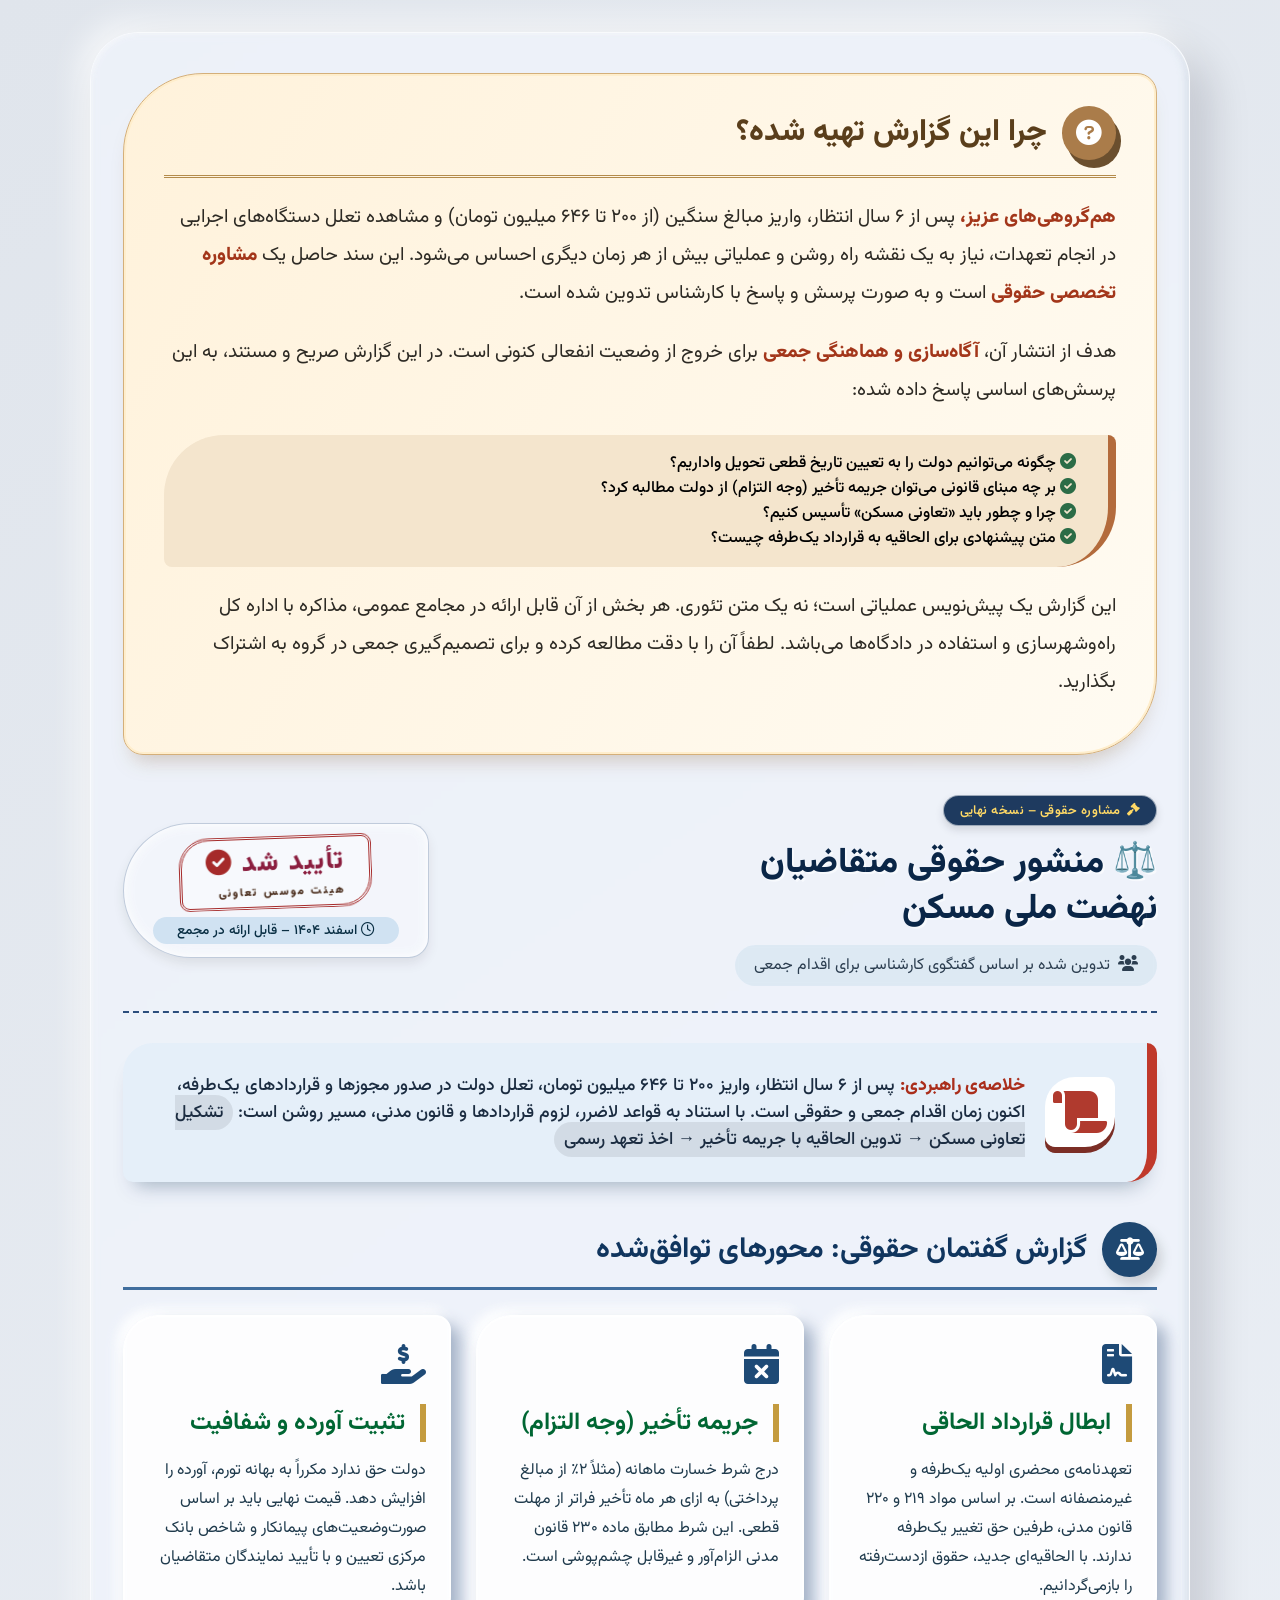
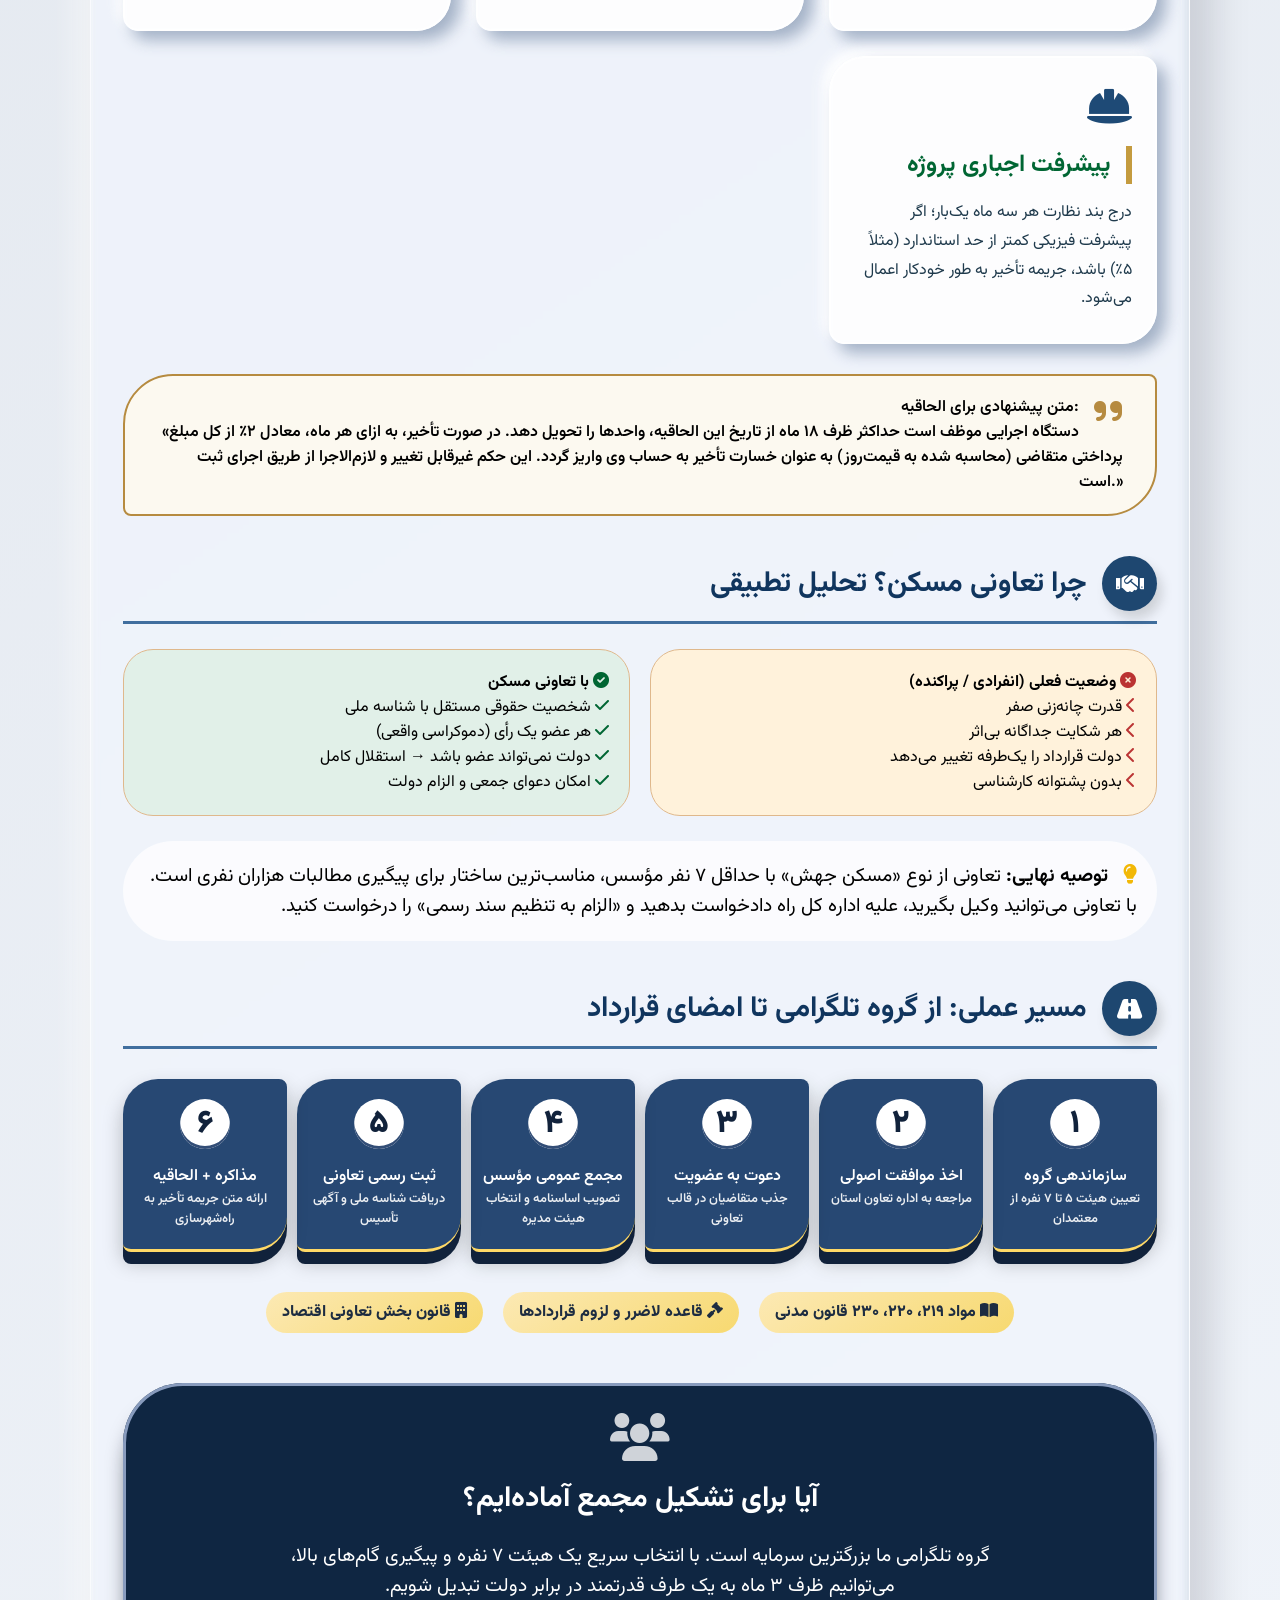
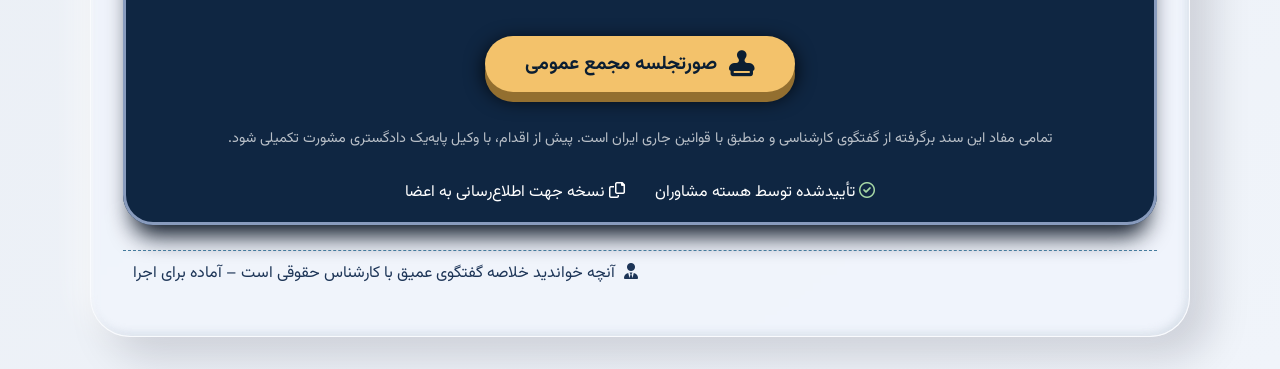
<file: Index.html>
<meta name='viewport' content='width=device-width, initial-scale=1'/><!DOCTYPE html>
<html lang="fa">
<head>
    <meta charset="UTF-8">
    <meta name="viewport" content="width=device-width, initial-scale=1.0">
    <title>گزارش حقوقی: راهنمای اقدام جمعی برای متقاضیان نهضت ملی مسکن</title>
    <!-- فونت‌های فارسی و آیکون‌ها -->
    <link rel="preconnect" href="https://fonts.googleapis.com">
    <link rel="preconnect" href="https://fonts.gstatic.com" crossorigin>
    <link href="https://fonts.googleapis.com/css2?family=Vazirmatn:wght@300;400;500;600;700;800&display=swap" rel="stylesheet">
    <link rel="stylesheet" href="https://cdnjs.cloudflare.com/ajax/libs/font-awesome/6.0.0-beta3/css/all.min.css">
    <style>
        * {
            margin: 0;
            padding: 0;
            box-sizing: border-box;
        }

        body {
            background: linear-gradient(145deg, #e0e5ec 0%, #f0f4fa 100%);
            font-family: 'Vazirmatn', sans-serif;
            padding: 2rem 1rem;
            display: flex;
            justify-content: center;
            align-items: center;
            min-height: 100vh;
            direction: rtl;
        }

        .document-card {
            max-width: 1100px;
            width: 100%;
            background: #f0f5fd;
            background: rgba(240, 245, 253, 0.75);
            backdrop-filter: blur(4px);
            border-radius: 48px 48px 40px 40px;
            box-shadow: 20px 20px 40px rgba(0, 10, 30, 0.15), -10px -10px 30px rgba(255, 255, 255, 0.7), inset 2px 2px 5px #ffffff80, inset -3px -3px 8px #a0b0c050;
            padding: 2.5rem 2rem;
            border: 1px solid rgba(255,255,255,0.6);
            transition: all 0.3s ease;
        }

        /* پیش‌گفتار / توضیح توجیهی */
        .preamble {
            background: #faf3e0;
            background: linear-gradient(120deg, #fff2db, #fffbf2);
            border: 1px solid #d4af7a;
            border-radius: 80px 20px 80px 20px;
            padding: 2rem 2.5rem;
            margin-bottom: 40px;
            box-shadow: 0 15px 20px -10px #9c7e5e60, inset 0 0 0 2px #ffeecc;
        }

        .preamble-title {
            display: flex;
            align-items: center;
            gap: 15px;
            font-size: 1.9rem;
            font-weight: 800;
            color: #5a3e1b;
            border-bottom: 3px double #b48b4b;
            padding-bottom: 15px;
            margin-bottom: 20px;
        }

        .preamble-title i {
            background: #aa7c4a;
            color: white;
            padding: 14px;
            border-radius: 50%;
            font-size: 1.6rem;
            box-shadow: 5px 8px 0 #6b4f2e;
        }

        .preamble p {
            font-size: 1.2rem;
            line-height: 2;
            color: #2d2a24;
            font-weight: 400;
            margin-bottom: 20px;
        }

        .preamble strong {
            color: #a3361a;
            font-weight: 800;
        }

        .preamble .highlight-box {
            background: #f4e5cd;
            border-radius: 60px 8px 60px 8px;
            padding: 1rem 2rem;
            margin: 25px 0 10px;
            border-right: 8px solid #b36b3c;
            font-weight: 500;
        }

        .header-section {
            display: flex;
            justify-content: space-between;
            align-items: center;
            flex-wrap: wrap;
            gap: 20px;
            margin-bottom: 30px;
            border-bottom: 2px dashed #2b4e7d;
            padding-bottom: 25px;
        }

        .title-area {
            display: flex;
            flex-direction: column;
        }

        .badge {
            background: #1e3a5f;
            color: #ffd966;
            padding: 0.3rem 1rem;
            border-radius: 40px;
            font-size: 0.8rem;
            font-weight: 600;
            letter-spacing: 0.5px;
            width: fit-content;
            margin-bottom: 15px;
            border: 1px solid #ffffff90;
            box-shadow: 0 4px 8px #00000020;
        }

        .main-title {
            font-size: 2.2rem;
            font-weight: 800;
            color: #0a2647;
            line-height: 1.3;
            text-shadow: 2px 2px 0 #ffffff90;
        }

        .sub-title {
            font-size: 1rem;
            font-weight: 400;
            color: #2c3e50;
            background: #d9e6f2cc;
            padding: 0.5rem 1.2rem;
            border-radius: 50px;
            margin-top: 12px;
            display: inline-block;
            backdrop-filter: blur(2px);
        }

        .stamp-area {
            display: flex;
            flex-direction: column;
            align-items: center;
            background: #ffffff50;
            padding: 0.8rem 1.8rem;
            border-radius: 100px 30px 30px 100px;
            border: 1px solid #2b4e7d40;
            box-shadow: inset 0 0 10px #ffffff, 0 6px 12px #00000015;
        }

        .stamp {
            font-size: 1.6rem;
            font-weight: 900;
            color: #8b1e3f;
            font-family: 'Vazirmatn', sans-serif;
            letter-spacing: 2px;
            border: 3px double #a52a2a;
            padding: 0.3rem 1.5rem;
            border-radius: 30px 10px 30px 10px;
            transform: rotate(-2deg);
            background: #ffffff30;
            backdrop-filter: blur(2px);
            margin-bottom: 8px;
        }

        .stamp small {
            font-size: 0.7rem;
            display: block;
            color: #4b2e1e;
        }

        .watermark {
            font-size: 0.85rem;
            color: #0a2f44;
            background: #d0e2f2;
            padding: 0.2rem 1.5rem;
            border-radius: 20px;
            font-weight: 500;
        }

        .executive-summary {
            background: #e5eff9;
            border-right: 10px solid #c0392b;
            padding: 1.8rem 2rem;
            border-radius: 30px 10px 30px 10px;
            margin-bottom: 35px;
            box-shadow: 0 15px 20px -12px #1e3f5f60;
            display: flex;
            align-items: center;
            gap: 20px;
            flex-wrap: wrap;
        }

        .exe-icon {
            font-size: 3rem;
            color: #b03a2e;
            background: white;
            width: 70px;
            height: 70px;
            display: flex;
            align-items: center;
            justify-content: center;
            border-radius: 30px 10px 30px 10px;
            box-shadow: 0 6px 0 #7b2e26;
        }

        .exe-text {
            flex: 1;
            font-size: 1.1rem;
            font-weight: 500;
            color: #1b2c41;
        }

        .exe-text strong {
            color: #aa2e1c;
            font-weight: 800;
        }

        .section-title {
            display: flex;
            align-items: center;
            gap: 15px;
            font-size: 1.8rem;
            font-weight: 700;
            color: #10355e;
            border-bottom: 3px solid #406e9e;
            padding-bottom: 10px;
            margin: 40px 0 25px 0;
        }

        .section-title i {
            background: #1e4770;
            color: white;
            padding: 12px;
            border-radius: 50%;
            font-size: 1.4rem;
            width: 55px;
            height: 55px;
            display: flex;
            align-items: center;
            justify-content: center;
            box-shadow: 5px 8px 12px #00000025;
        }

        .card-grid {
            display: grid;
            grid-template-columns: repeat(auto-fit, minmax(280px, 1fr));
            gap: 25px;
            margin: 25px 0;
        }

        .legal-card {
            background: #ffffffd9;
            backdrop-filter: blur(2px);
            padding: 1.8rem 1.5rem;
            border-radius: 35px 15px 35px 15px;
            box-shadow: 9px 9px 16px #a3b1c6, -6px -6px 12px #ffffff, inset 0 0 0 1px #ffffff;
            transition: 0.2s ease-in-out;
            border: 1px solid white;
        }

        .legal-card:hover {
            transform: translateY(-5px);
            box-shadow: 14px 14px 20px #8f9eb3, -8px -8px 18px #ffffff;
        }

        .card-icon {
            font-size: 2.5rem;
            color: #1e4a76;
            margin-bottom: 20px;
        }

        .legal-card h3 {
            font-size: 1.5rem;
            font-weight: 700;
            color: #063;
            margin-bottom: 15px;
            border-right: 6px solid #c49b3f;
            padding-right: 15px;
        }

        .legal-card p, .legal-card ul {
            color: #1f3a4c;
            font-weight: 400;
            line-height: 1.8;
        }

        .legal-card ul {
            padding-right: 20px;
            list-style-type: none;
        }

        .legal-card li {
            margin-bottom: 12px;
            display: flex;
            align-items: center;
            gap: 8px;
        }

        .legal-card li i {
            color: #d97706;
            width: 24px;
            font-size: 1.1rem;
        }

        .clause-box {
            background: #fcf9f0;
            border: 2px solid #b68b40;
            padding: 1.2rem 2rem;
            border-radius: 50px 8px 50px 8px;
            font-family: 'Vazirmatn', monospace;
            direction: ltr;
            text-align: right;
            margin: 30px 0;
            font-weight: 500;
        }

        .gold-highlight {
            background: linear-gradient(145deg, #fce9b4, #f7d970);
            padding: 0.5rem 1rem;
            border-radius: 30px;
            font-weight: 800;
            color: #1d2c41;
        }

        .roadmap-steps {
            display: flex;
            flex-wrap: wrap;
            gap: 10px;
            justify-content: space-between;
            margin-top: 30px;
        }

        .step {
            background: #274873;
            color: white;
            flex: 1 1 160px;
            padding: 20px 10px;
            border-radius: 35px 8px 35px 8px;
            text-align: center;
            font-weight: 600;
            box-shadow: 0 12px 0 #11223b, 0 10px 20px #00000040;
            border-bottom: 3px solid #ffd966;
        }

        .step span {
            font-size: 2rem;
            display: block;
            font-weight: 900;
            background: white;
            color: #11223b;
            width: 50px;
            height: 50px;
            margin: 0 auto 15px;
            display: flex;
            align-items: center;
            justify-content: center;
            border-radius: 30px;
            box-shadow: inset 0 -3px 0 #334e77;
        }

        .step small {
            font-size: 0.8rem;
            opacity: 0.9;
        }

        .comparison-table {
            display: grid;
            grid-template-columns: 1fr 1fr;
            gap: 20px;
            margin: 25px 0;
        }

        .comparison-item {
            background: #fff2db;
            border-radius: 30px;
            padding: 20px;
            border: 1px solid #dfb88c;
        }

        .badge-success {
            background: #008b4f;
            color: white;
            padding: 5px 15px;
            border-radius: 30px;
            font-weight: 700;
        }

        .footer-note {
            margin-top: 50px;
            background: #0f2642;
            color: white;
            padding: 30px 30px 20px;
            border-radius: 60px 60px 30px 30px;
            text-align: center;
            box-shadow: inset 0 0 0 3px #889bbd, 0 20px 25px -10px #010b1a;
        }

        .btn {
            background: #f3c26b;
            color: #0b1e32;
            border: none;
            font-size: 1.2rem;
            padding: 0.8rem 2.5rem;
            border-radius: 50px;
            font-weight: 700;
            margin: 15px 0 10px;
            display: inline-flex;
            align-items: center;
            gap: 12px;
            cursor: default;
            box-shadow: 0 10px 0 #936f30, 0 6px 20px black;
        }

        .btn i {
            font-size: 1.6rem;
        }

        @media (max-width: 680px) {
            .main-title { font-size: 1.6rem; }
            .document-card { padding: 1.5rem 1rem; }
            .stamp-area { margin-right: auto; }
            .preamble { padding: 1.5rem; }
        }
    </style>
</head>
<body>
    <div class="document-card">
        <!-- پیش‌گفتار / توضیح توجیهی برای اعضای گروه (新增) -->
        <div class="preamble">
            <div class="preamble-title">
                <i class="fas fa-question-circle"></i>
                <span>چرا این گزارش تهیه شده؟</span>
            </div>
            <p>
                <strong>هم‌گروهی‌های عزیز،</strong> پس از ۶ سال انتظار، واریز مبالغ سنگین (از ۲۰۰ تا ۶۴۶ میلیون تومان) و مشاهده تعلل دستگاه‌های اجرایی در انجام تعهدات، نیاز به یک نقشه راه روشن و عملیاتی بیش از هر زمان دیگری احساس می‌شود. 
                این سند حاصل یک <strong>مشاوره تخصصی حقوقی</strong> است و به صورت پرسش و پاسخ با کارشناس تدوین شده است. 
            </p>
            <p>
                هدف از انتشار آن، <strong>آگاه‌سازی و هماهنگی جمعی</strong> برای خروج از وضعیت انفعالی کنونی است. در این گزارش صریح و مستند، به این پرسش‌های اساسی پاسخ داده شده:
            </p>
            <div class="highlight-box">
                <i class="fas fa-check-circle" style="color: #2b6c46;"></i> چگونه می‌توانیم دولت را به تعیین تاریخ قطعی تحویل واداریم؟<br>
                <i class="fas fa-check-circle" style="color: #2b6c46;"></i> بر چه مبنای قانونی می‌توان جریمه تأخیر (وجه التزام) از دولت مطالبه کرد؟<br>
                <i class="fas fa-check-circle" style="color: #2b6c46;"></i> چرا و چطور باید «تعاونی مسکن» تأسیس کنیم؟<br>
                <i class="fas fa-check-circle" style="color: #2b6c46;"></i> متن پیشنهادی برای الحاقیه به قرارداد یک‌طرفه چیست؟
            </div>
            <p style="margin-top: 20px;">
                این گزارش یک پیش‌نویس عملیاتی است؛ نه یک متن تئوری. هر بخش از آن قابل ارائه در مجامع عمومی، مذاکره با اداره کل راه‌و‌شهرسازی و استفاده در دادگاه‌ها می‌باشد. لطفاً آن را با دقت مطالعه کرده و برای تصمیم‌گیری جمعی در گروه به اشتراک بگذارید.
            </p>
        </div>

        <!-- سربرگ با مهر و امکانات حرفه‌ای -->
        <div class="header-section">
            <div class="title-area">
                <span class="badge"><i class="fas fa-gavel" style="margin-left: 6px;"></i>مشاوره حقوقی – نسخه نهایی</span>
                <h1 class="main-title">⚖️ منشور حقوقی متقاضیان<br>نهضت ملی مسکن</h1>
                <div class="sub-title"><i class="fas fa-users" style="margin-left: 8px;"></i>تدوین شده بر اساس گفتگوی کارشناسی برای اقدام جمعی</div>
            </div>
            <div class="stamp-area">
                <div class="stamp">
                    تأیید شد <i class="fas fa-check-circle" style="color: #a52a2a;"></i>
                    <small>هیئت موسس تعاونی</small>
                </div>
                <span class="watermark"><i class="far fa-clock"></i> اسفند ۱۴۰۴ – قابل ارائه در مجمع</span>
            </div>
        </div>

        <!-- بخش چکیده / Executive summary مشابه سند رسمی -->
        <div class="executive-summary">
            <div class="exe-icon">
                <i class="fas fa-scroll"></i>
            </div>
            <div class="exe-text">
                <strong>خلاصه‌ی راهبردی:</strong> پس از ۶ سال انتظار، واریز ۲۰۰ تا ۶۴۶ میلیون تومان، تعلل دولت در صدور مجوزها و قراردادهای یک‌طرفه، اکنون زمان اقدام جمعی و حقوقی است. با استناد به قواعد لاضرر، لزوم قراردادها و قانون مدنی، مسیر روشن است: <span style="background: #00000015; padding: 4px 10px; border-radius: 30px;">تشکیل تعاونی مسکن → تدوین الحاقیه با جریمه تأخیر → اخذ تعهد رسمی</span>
            </div>
        </div>

        <!-- محورهای اصلی گفتگو -->
        <div class="section-title">
            <i class="fas fa-balance-scale"></i>
            <span>گزارش گفتمان حقوقی: محورهای توافق‌شده</span>
        </div>

        <div class="card-grid">
            <div class="legal-card">
                <div class="card-icon"><i class="fas fa-file-contract"></i></div>
                <h3>ابطال قرارداد الحاقی</h3>
                <p>تعهدنامه‌ی محضری اولیه یک‌طرفه و غیرمنصفانه است. بر اساس مواد ۲۱۹ و ۲۲۰ قانون مدنی، طرفین حق تغییر یک‌طرفه ندارند. با الحاقیه‌ای جدید، حقوق ازدست‌رفته را بازمی‌گردانیم.</p>
            </div>
            <div class="legal-card">
                <div class="card-icon"><i class="fas fa-calendar-times"></i></div>
                <h3>جریمه تأخیر (وجه التزام)</h3>
                <p>درج شرط خسارت ماهانه (مثلاً ۲٪ از مبالغ پرداختی) به ازای هر ماه تأخیر فراتر از مهلت قطعی. این شرط مطابق ماده ۲۳۰ قانون مدنی الزام‌آور و غیرقابل چشم‌پوشی است.</p>
            </div>
            <div class="legal-card">
                <div class="card-icon"><i class="fas fa-hand-holding-usd"></i></div>
                <h3>تثبیت آورده و شفافیت</h3>
                <p>دولت حق ندارد مکرراً به بهانه تورم، آورده را افزایش دهد. قیمت نهایی باید بر اساس صورت‌وضعیت‌های پیمانکار و شاخص بانک مرکزی تعیین و با تأیید نمایندگان متقاضیان باشد.</p>
            </div>
            <div class="legal-card">
                <div class="card-icon"><i class="fas fa-hard-hat"></i></div>
                <h3>پیشرفت اجباری پروژه</h3>
                <p>درج بند نظارت هر سه ماه یک‌بار؛ اگر پیشرفت فیزیکی کمتر از حد استاندارد (مثلاً ۵٪) باشد، جریمه تأخیر به طور خودکار اعمال می‌شود.</p>
            </div>
        </div>

        <!-- بند پیشنهادی ویژه متن قرارداد -->
        <div class="clause-box">
            <i class="fas fa-quote-right" style="float: right; font-size: 2rem; color: #b68b40; margin-left: 15px;"></i>
            <p style="font-weight: 600;">متن پیشنهادی برای الحاقیه:<br>
            «‌دستگاه اجرایی موظف است حداکثر ظرف ۱۸ ماه از تاریخ این الحاقیه، واحدها را تحویل دهد. در صورت تأخیر، به ازای هر ماه، معادل ۲٪ از کل مبلغ پرداختی متقاضی (محاسبه شده به قیمت‌روز) به عنوان خسارت تأخیر به حساب وی واریز گردد. این حکم غیرقابل تغییر و لازم‌الاجرا از طریق اجرای ثبت است.»</p>
        </div>

        <!-- بخش تعاونی؛ بهترین مسیر -->
        <div class="section-title">
            <i class="fas fa-handshake"></i>
            <span>چرا تعاونی مسکن؟ تحلیل تطبیقی</span>
        </div>

        <div class="comparison-table">
            <div class="comparison-item">
                <h4><i class="fas fa-times-circle" style="color: #b33;"></i> وضعیت فعلی (انفرادی / پراکنده)</h4>
                <ul style="list-style: none; padding: 0;">
                    <li><i class="fas fa-chevron-left" style="color:#b33;"></i> قدرت چانه‌زنی صفر</li>
                    <li><i class="fas fa-chevron-left" style="color:#b33;"></i> هر شکایت جداگانه بی‌اثر</li>
                    <li><i class="fas fa-chevron-left" style="color:#b33;"></i> دولت قرارداد را یک‌طرفه تغییر می‌دهد</li>
                    <li><i class="fas fa-chevron-left" style="color:#b33;"></i> بدون پشتوانه کارشناسی</li>
                </ul>
            </div>
            <div class="comparison-item" style="background: #e1f0e8;">
                <h4><i class="fas fa-check-circle" style="color: #063;"></i> با تعاونی مسکن</h4>
                <ul style="list-style: none; padding: 0;">
                    <li><i class="fas fa-check" style="color:#063;"></i> شخصیت حقوقی مستقل با شناسه ملی</li>
                    <li><i class="fas fa-check" style="color:#063;"></i> هر عضو یک رأی (دموکراسی واقعی)</li>
                    <li><i class="fas fa-check" style="color:#063;"></i> دولت نمی‌تواند عضو باشد → استقلال کامل</li>
                    <li><i class="fas fa-check" style="color:#063;"></i> امکان دعوای جمعی و الزام دولت</li>
                </ul>
            </div>
        </div>

        <div style="background: #ffffffb0; border-radius: 50px; padding: 20px; margin: 25px 0;">
            <p style="font-size: 1.2rem;"><i class="fas fa-lightbulb" style="color: #f2b807; margin-left: 10px;"></i> <strong>توصیه نهایی:</strong> تعاونی از نوع «مسکن جهش» با حداقل ۷ نفر مؤسس، مناسب‌ترین ساختار برای پیگیری مطالبات هزاران نفری است. با تعاونی می‌توانید وکیل بگیرید، علیه اداره کل راه دادخواست بدهید و «الزام به تنظیم سند رسمی» را درخواست کنید.</p>
        </div>

        <!-- نقشه عملی گام به گام -->
        <div class="section-title">
            <i class="fas fa-road"></i>
            <span>مسیر عملی: از گروه تلگرامی تا امضای قرارداد</span>
        </div>

        <div class="roadmap-steps">
            <div class="step"><span>۱</span> سازماندهی گروه<br><small>تعیین هیئت ۵ تا ۷ نفره از معتمدان</small></div>
            <div class="step"><span>۲</span> اخذ موافقت اصولی<br><small>مراجعه به اداره تعاون استان</small></div>
            <div class="step"><span>۳</span> دعوت به عضویت<br><small>جذب متقاضیان در قالب تعاونی</small></div>
            <div class="step"><span>۴</span> مجمع عمومی مؤسس<br><small>تصویب اساسنامه و انتخاب هیئت مدیره</small></div>
            <div class="step"><span>۵</span> ثبت رسمی تعاونی<br><small>دریافت شناسه ملی و آگهی تأسیس</small></div>
            <div class="step"><span>۶</span> مذاکره + الحاقیه<br><small>ارائه متن جریمه تأخیر به راه‌شهرسازی</small></div>
        </div>

        <!-- مستندات قانونی و مواد استنادی -->
        <div style="display: flex; flex-wrap: wrap; gap: 20px; justify-content: center; margin: 40px 0 20px;">
            <span class="gold-highlight"><i class="fas fa-book-open"></i> مواد ۲۱۹، ۲۲۰، ۲۳۰ قانون مدنی</span>
            <span class="gold-highlight"><i class="fas fa-gavel"></i> قاعده لاضرر و لزوم قراردادها</span>
            <span class="gold-highlight"><i class="fas fa-building"></i> قانون بخش تعاونی اقتصاد</span>
        </div>

        <!-- پرسش نهایی برای مشارکت اعضا -->
        <div class="footer-note">
            <i class="fas fa-users" style="font-size: 3rem; opacity: 0.8; margin-bottom: 15px; display: block;"></i>
            <h2 style="font-size: 1.8rem; font-weight: 700;">آیا برای تشکیل مجمع آماده‌ایم؟</h2>
            <p style="font-size: 1.2rem; max-width: 700px; margin: 20px auto;">گروه تلگرامی ما بزرگترین سرمایه است. با انتخاب سریع یک هیئت ۷ نفره و پیگیری گام‌های بالا، می‌توانیم ظرف ۳ ماه به یک طرف قدرتمند در برابر دولت تبدیل شویم.</p>
            <div class="btn">
                <i class="fas fa-stamp"></i> صورتجلسه مجمع عمومی
            </div>
            <p style="margin-top: 25px; font-size: 0.9rem; opacity: 0.7;">تمامی مفاد این سند برگرفته از گفتگوی کارشناسی و منطبق با قوانین جاری ایران است. پیش از اقدام، با وکیل پایه‌یک دادگستری مشورت تکمیلی شود.</p>
            <div style="display: flex; justify-content: center; gap: 30px; margin-top: 30px; flex-wrap: wrap;">
                <span><i class="far fa-check-circle" style="color: #a5d6a5;"></i> تأییدشده توسط هسته مشاوران</span>
                <span><i class="far fa-copy"></i> نسخه جهت اطلاع‌رسانی به اعضا</span>
            </div>
        </div>

        <!-- نقل قول از مشاوره -->
        <div style="margin-top: 25px; padding: 10px; border-top: 1px dashed #457b9d; text-align: left; color: #1d3557;">
            <i class="fas fa-user-tie" style="margin-left: 5px;"></i> آنچه خواندید خلاصه گفتگوی عمیق با کارشناس حقوقی است – آماده برای اجرا
        </div>
    </div>
</body>
</html>
</file>
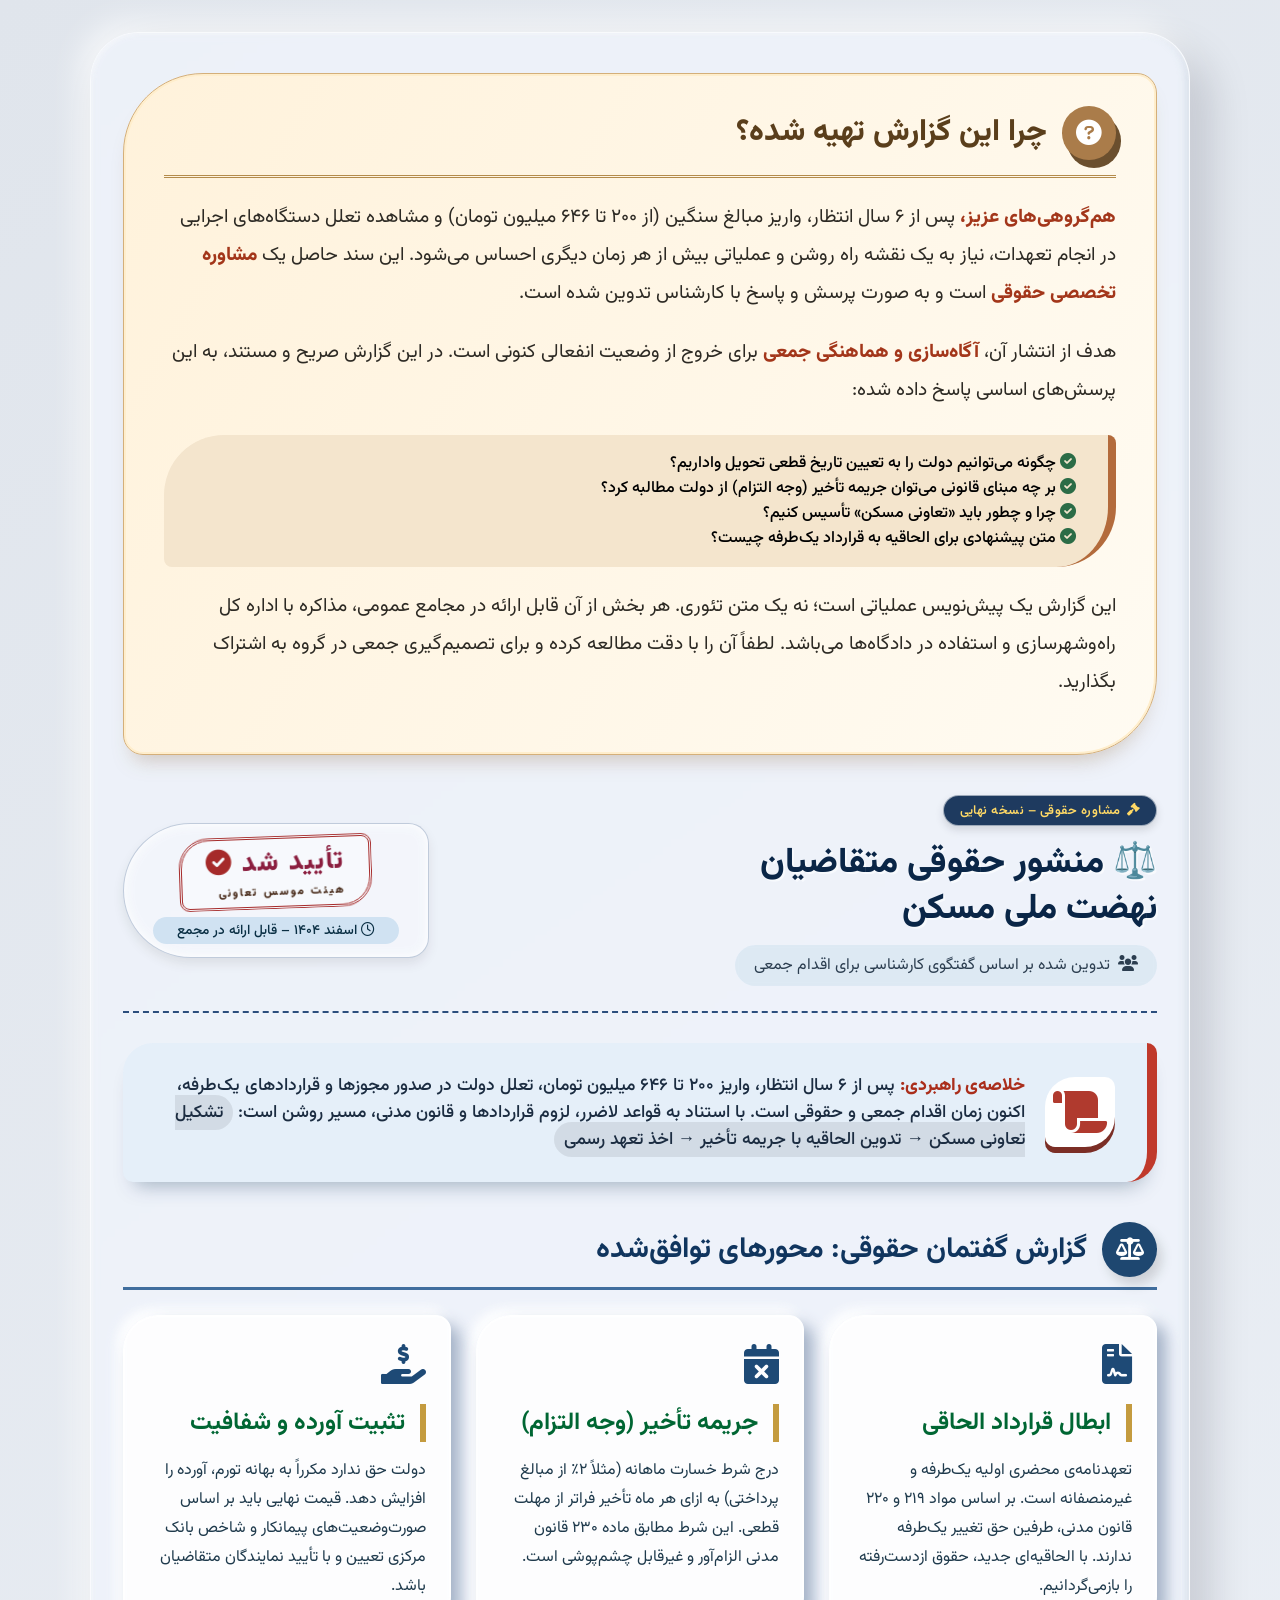
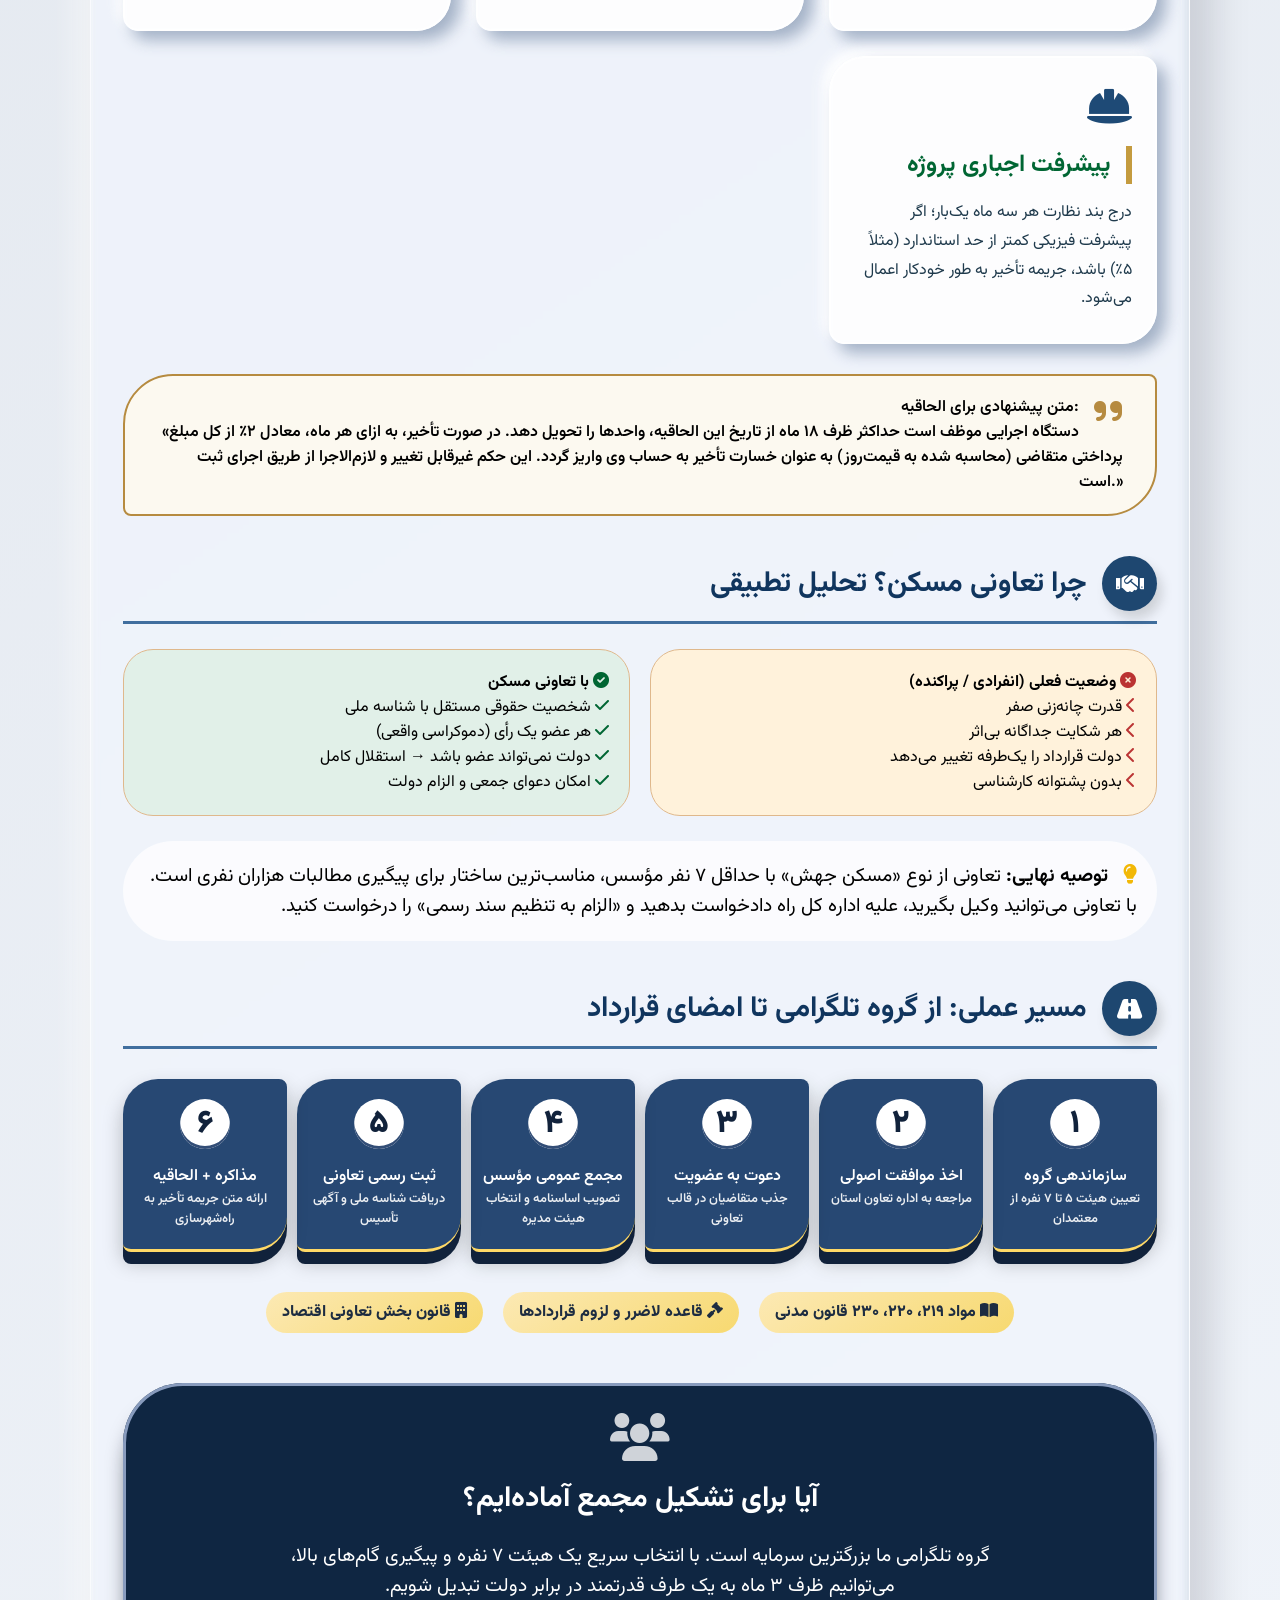
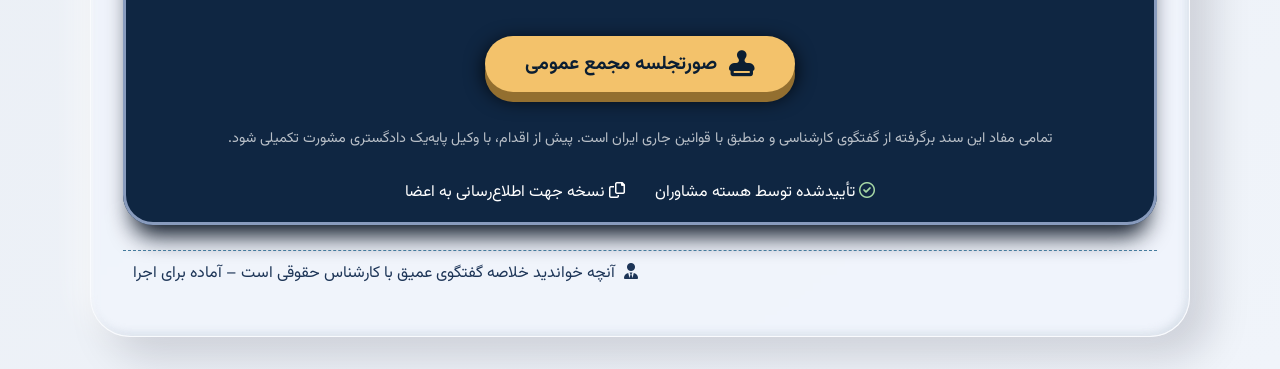
<file: توجیه الحاقیه مسکن ملی.html>
<meta name='viewport' content='width=device-width, initial-scale=1'/><!DOCTYPE html>
<html lang="fa">
<head>
    <meta charset="UTF-8">
    <meta name="viewport" content="width=device-width, initial-scale=1.0">
    <title>گزارش حقوقی: راهنمای اقدام جمعی برای متقاضیان نهضت ملی مسکن</title>
    <!-- فونت‌های فارسی و آیکون‌ها -->
    <link rel="preconnect" href="https://fonts.googleapis.com">
    <link rel="preconnect" href="https://fonts.gstatic.com" crossorigin>
    <link href="https://fonts.googleapis.com/css2?family=Vazirmatn:wght@300;400;500;600;700;800&display=swap" rel="stylesheet">
    <link rel="stylesheet" href="https://cdnjs.cloudflare.com/ajax/libs/font-awesome/6.0.0-beta3/css/all.min.css">
    <style>
        * {
            margin: 0;
            padding: 0;
            box-sizing: border-box;
        }

        body {
            background: linear-gradient(145deg, #e0e5ec 0%, #f0f4fa 100%);
            font-family: 'Vazirmatn', sans-serif;
            padding: 2rem 1rem;
            display: flex;
            justify-content: center;
            align-items: center;
            min-height: 100vh;
            direction: rtl;
        }

        .document-card {
            max-width: 1100px;
            width: 100%;
            background: #f0f5fd;
            background: rgba(240, 245, 253, 0.75);
            backdrop-filter: blur(4px);
            border-radius: 48px 48px 40px 40px;
            box-shadow: 20px 20px 40px rgba(0, 10, 30, 0.15), -10px -10px 30px rgba(255, 255, 255, 0.7), inset 2px 2px 5px #ffffff80, inset -3px -3px 8px #a0b0c050;
            padding: 2.5rem 2rem;
            border: 1px solid rgba(255,255,255,0.6);
            transition: all 0.3s ease;
        }

        /* پیش‌گفتار / توضیح توجیهی */
        .preamble {
            background: #faf3e0;
            background: linear-gradient(120deg, #fff2db, #fffbf2);
            border: 1px solid #d4af7a;
            border-radius: 80px 20px 80px 20px;
            padding: 2rem 2.5rem;
            margin-bottom: 40px;
            box-shadow: 0 15px 20px -10px #9c7e5e60, inset 0 0 0 2px #ffeecc;
        }

        .preamble-title {
            display: flex;
            align-items: center;
            gap: 15px;
            font-size: 1.9rem;
            font-weight: 800;
            color: #5a3e1b;
            border-bottom: 3px double #b48b4b;
            padding-bottom: 15px;
            margin-bottom: 20px;
        }

        .preamble-title i {
            background: #aa7c4a;
            color: white;
            padding: 14px;
            border-radius: 50%;
            font-size: 1.6rem;
            box-shadow: 5px 8px 0 #6b4f2e;
        }

        .preamble p {
            font-size: 1.2rem;
            line-height: 2;
            color: #2d2a24;
            font-weight: 400;
            margin-bottom: 20px;
        }

        .preamble strong {
            color: #a3361a;
            font-weight: 800;
        }

        .preamble .highlight-box {
            background: #f4e5cd;
            border-radius: 60px 8px 60px 8px;
            padding: 1rem 2rem;
            margin: 25px 0 10px;
            border-right: 8px solid #b36b3c;
            font-weight: 500;
        }

        .header-section {
            display: flex;
            justify-content: space-between;
            align-items: center;
            flex-wrap: wrap;
            gap: 20px;
            margin-bottom: 30px;
            border-bottom: 2px dashed #2b4e7d;
            padding-bottom: 25px;
        }

        .title-area {
            display: flex;
            flex-direction: column;
        }

        .badge {
            background: #1e3a5f;
            color: #ffd966;
            padding: 0.3rem 1rem;
            border-radius: 40px;
            font-size: 0.8rem;
            font-weight: 600;
            letter-spacing: 0.5px;
            width: fit-content;
            margin-bottom: 15px;
            border: 1px solid #ffffff90;
            box-shadow: 0 4px 8px #00000020;
        }

        .main-title {
            font-size: 2.2rem;
            font-weight: 800;
            color: #0a2647;
            line-height: 1.3;
            text-shadow: 2px 2px 0 #ffffff90;
        }

        .sub-title {
            font-size: 1rem;
            font-weight: 400;
            color: #2c3e50;
            background: #d9e6f2cc;
            padding: 0.5rem 1.2rem;
            border-radius: 50px;
            margin-top: 12px;
            display: inline-block;
            backdrop-filter: blur(2px);
        }

        .stamp-area {
            display: flex;
            flex-direction: column;
            align-items: center;
            background: #ffffff50;
            padding: 0.8rem 1.8rem;
            border-radius: 100px 30px 30px 100px;
            border: 1px solid #2b4e7d40;
            box-shadow: inset 0 0 10px #ffffff, 0 6px 12px #00000015;
        }

        .stamp {
            font-size: 1.6rem;
            font-weight: 900;
            color: #8b1e3f;
            font-family: 'Vazirmatn', sans-serif;
            letter-spacing: 2px;
            border: 3px double #a52a2a;
            padding: 0.3rem 1.5rem;
            border-radius: 30px 10px 30px 10px;
            transform: rotate(-2deg);
            background: #ffffff30;
            backdrop-filter: blur(2px);
            margin-bottom: 8px;
        }

        .stamp small {
            font-size: 0.7rem;
            display: block;
            color: #4b2e1e;
        }

        .watermark {
            font-size: 0.85rem;
            color: #0a2f44;
            background: #d0e2f2;
            padding: 0.2rem 1.5rem;
            border-radius: 20px;
            font-weight: 500;
        }

        .executive-summary {
            background: #e5eff9;
            border-right: 10px solid #c0392b;
            padding: 1.8rem 2rem;
            border-radius: 30px 10px 30px 10px;
            margin-bottom: 35px;
            box-shadow: 0 15px 20px -12px #1e3f5f60;
            display: flex;
            align-items: center;
            gap: 20px;
            flex-wrap: wrap;
        }

        .exe-icon {
            font-size: 3rem;
            color: #b03a2e;
            background: white;
            width: 70px;
            height: 70px;
            display: flex;
            align-items: center;
            justify-content: center;
            border-radius: 30px 10px 30px 10px;
            box-shadow: 0 6px 0 #7b2e26;
        }

        .exe-text {
            flex: 1;
            font-size: 1.1rem;
            font-weight: 500;
            color: #1b2c41;
        }

        .exe-text strong {
            color: #aa2e1c;
            font-weight: 800;
        }

        .section-title {
            display: flex;
            align-items: center;
            gap: 15px;
            font-size: 1.8rem;
            font-weight: 700;
            color: #10355e;
            border-bottom: 3px solid #406e9e;
            padding-bottom: 10px;
            margin: 40px 0 25px 0;
        }

        .section-title i {
            background: #1e4770;
            color: white;
            padding: 12px;
            border-radius: 50%;
            font-size: 1.4rem;
            width: 55px;
            height: 55px;
            display: flex;
            align-items: center;
            justify-content: center;
            box-shadow: 5px 8px 12px #00000025;
        }

        .card-grid {
            display: grid;
            grid-template-columns: repeat(auto-fit, minmax(280px, 1fr));
            gap: 25px;
            margin: 25px 0;
        }

        .legal-card {
            background: #ffffffd9;
            backdrop-filter: blur(2px);
            padding: 1.8rem 1.5rem;
            border-radius: 35px 15px 35px 15px;
            box-shadow: 9px 9px 16px #a3b1c6, -6px -6px 12px #ffffff, inset 0 0 0 1px #ffffff;
            transition: 0.2s ease-in-out;
            border: 1px solid white;
        }

        .legal-card:hover {
            transform: translateY(-5px);
            box-shadow: 14px 14px 20px #8f9eb3, -8px -8px 18px #ffffff;
        }

        .card-icon {
            font-size: 2.5rem;
            color: #1e4a76;
            margin-bottom: 20px;
        }

        .legal-card h3 {
            font-size: 1.5rem;
            font-weight: 700;
            color: #063;
            margin-bottom: 15px;
            border-right: 6px solid #c49b3f;
            padding-right: 15px;
        }

        .legal-card p, .legal-card ul {
            color: #1f3a4c;
            font-weight: 400;
            line-height: 1.8;
        }

        .legal-card ul {
            padding-right: 20px;
            list-style-type: none;
        }

        .legal-card li {
            margin-bottom: 12px;
            display: flex;
            align-items: center;
            gap: 8px;
        }

        .legal-card li i {
            color: #d97706;
            width: 24px;
            font-size: 1.1rem;
        }

        .clause-box {
            background: #fcf9f0;
            border: 2px solid #b68b40;
            padding: 1.2rem 2rem;
            border-radius: 50px 8px 50px 8px;
            font-family: 'Vazirmatn', monospace;
            direction: ltr;
            text-align: right;
            margin: 30px 0;
            font-weight: 500;
        }

        .gold-highlight {
            background: linear-gradient(145deg, #fce9b4, #f7d970);
            padding: 0.5rem 1rem;
            border-radius: 30px;
            font-weight: 800;
            color: #1d2c41;
        }

        .roadmap-steps {
            display: flex;
            flex-wrap: wrap;
            gap: 10px;
            justify-content: space-between;
            margin-top: 30px;
        }

        .step {
            background: #274873;
            color: white;
            flex: 1 1 160px;
            padding: 20px 10px;
            border-radius: 35px 8px 35px 8px;
            text-align: center;
            font-weight: 600;
            box-shadow: 0 12px 0 #11223b, 0 10px 20px #00000040;
            border-bottom: 3px solid #ffd966;
        }

        .step span {
            font-size: 2rem;
            display: block;
            font-weight: 900;
            background: white;
            color: #11223b;
            width: 50px;
            height: 50px;
            margin: 0 auto 15px;
            display: flex;
            align-items: center;
            justify-content: center;
            border-radius: 30px;
            box-shadow: inset 0 -3px 0 #334e77;
        }

        .step small {
            font-size: 0.8rem;
            opacity: 0.9;
        }

        .comparison-table {
            display: grid;
            grid-template-columns: 1fr 1fr;
            gap: 20px;
            margin: 25px 0;
        }

        .comparison-item {
            background: #fff2db;
            border-radius: 30px;
            padding: 20px;
            border: 1px solid #dfb88c;
        }

        .badge-success {
            background: #008b4f;
            color: white;
            padding: 5px 15px;
            border-radius: 30px;
            font-weight: 700;
        }

        .footer-note {
            margin-top: 50px;
            background: #0f2642;
            color: white;
            padding: 30px 30px 20px;
            border-radius: 60px 60px 30px 30px;
            text-align: center;
            box-shadow: inset 0 0 0 3px #889bbd, 0 20px 25px -10px #010b1a;
        }

        .btn {
            background: #f3c26b;
            color: #0b1e32;
            border: none;
            font-size: 1.2rem;
            padding: 0.8rem 2.5rem;
            border-radius: 50px;
            font-weight: 700;
            margin: 15px 0 10px;
            display: inline-flex;
            align-items: center;
            gap: 12px;
            cursor: default;
            box-shadow: 0 10px 0 #936f30, 0 6px 20px black;
        }

        .btn i {
            font-size: 1.6rem;
        }

        @media (max-width: 680px) {
            .main-title { font-size: 1.6rem; }
            .document-card { padding: 1.5rem 1rem; }
            .stamp-area { margin-right: auto; }
            .preamble { padding: 1.5rem; }
        }
    </style>
</head>
<body>
    <div class="document-card">
        <!-- پیش‌گفتار / توضیح توجیهی برای اعضای گروه (新增) -->
        <div class="preamble">
            <div class="preamble-title">
                <i class="fas fa-question-circle"></i>
                <span>چرا این گزارش تهیه شده؟</span>
            </div>
            <p>
                <strong>هم‌گروهی‌های عزیز،</strong> پس از ۶ سال انتظار، واریز مبالغ سنگین (از ۲۰۰ تا ۶۴۶ میلیون تومان) و مشاهده تعلل دستگاه‌های اجرایی در انجام تعهدات، نیاز به یک نقشه راه روشن و عملیاتی بیش از هر زمان دیگری احساس می‌شود. 
                این سند حاصل یک <strong>مشاوره تخصصی حقوقی</strong> است و به صورت پرسش و پاسخ با کارشناس تدوین شده است. 
            </p>
            <p>
                هدف از انتشار آن، <strong>آگاه‌سازی و هماهنگی جمعی</strong> برای خروج از وضعیت انفعالی کنونی است. در این گزارش صریح و مستند، به این پرسش‌های اساسی پاسخ داده شده:
            </p>
            <div class="highlight-box">
                <i class="fas fa-check-circle" style="color: #2b6c46;"></i> چگونه می‌توانیم دولت را به تعیین تاریخ قطعی تحویل واداریم؟<br>
                <i class="fas fa-check-circle" style="color: #2b6c46;"></i> بر چه مبنای قانونی می‌توان جریمه تأخیر (وجه التزام) از دولت مطالبه کرد؟<br>
                <i class="fas fa-check-circle" style="color: #2b6c46;"></i> چرا و چطور باید «تعاونی مسکن» تأسیس کنیم؟<br>
                <i class="fas fa-check-circle" style="color: #2b6c46;"></i> متن پیشنهادی برای الحاقیه به قرارداد یک‌طرفه چیست؟
            </div>
            <p style="margin-top: 20px;">
                این گزارش یک پیش‌نویس عملیاتی است؛ نه یک متن تئوری. هر بخش از آن قابل ارائه در مجامع عمومی، مذاکره با اداره کل راه‌و‌شهرسازی و استفاده در دادگاه‌ها می‌باشد. لطفاً آن را با دقت مطالعه کرده و برای تصمیم‌گیری جمعی در گروه به اشتراک بگذارید.
            </p>
        </div>

        <!-- سربرگ با مهر و امکانات حرفه‌ای -->
        <div class="header-section">
            <div class="title-area">
                <span class="badge"><i class="fas fa-gavel" style="margin-left: 6px;"></i>مشاوره حقوقی – نسخه نهایی</span>
                <h1 class="main-title">⚖️ منشور حقوقی متقاضیان<br>نهضت ملی مسکن</h1>
                <div class="sub-title"><i class="fas fa-users" style="margin-left: 8px;"></i>تدوین شده بر اساس گفتگوی کارشناسی برای اقدام جمعی</div>
            </div>
            <div class="stamp-area">
                <div class="stamp">
                    تأیید شد <i class="fas fa-check-circle" style="color: #a52a2a;"></i>
                    <small>هیئت موسس تعاونی</small>
                </div>
                <span class="watermark"><i class="far fa-clock"></i> اسفند ۱۴۰۴ – قابل ارائه در مجمع</span>
            </div>
        </div>

        <!-- بخش چکیده / Executive summary مشابه سند رسمی -->
        <div class="executive-summary">
            <div class="exe-icon">
                <i class="fas fa-scroll"></i>
            </div>
            <div class="exe-text">
                <strong>خلاصه‌ی راهبردی:</strong> پس از ۶ سال انتظار، واریز ۲۰۰ تا ۶۴۶ میلیون تومان، تعلل دولت در صدور مجوزها و قراردادهای یک‌طرفه، اکنون زمان اقدام جمعی و حقوقی است. با استناد به قواعد لاضرر، لزوم قراردادها و قانون مدنی، مسیر روشن است: <span style="background: #00000015; padding: 4px 10px; border-radius: 30px;">تشکیل تعاونی مسکن → تدوین الحاقیه با جریمه تأخیر → اخذ تعهد رسمی</span>
            </div>
        </div>

        <!-- محورهای اصلی گفتگو -->
        <div class="section-title">
            <i class="fas fa-balance-scale"></i>
            <span>گزارش گفتمان حقوقی: محورهای توافق‌شده</span>
        </div>

        <div class="card-grid">
            <div class="legal-card">
                <div class="card-icon"><i class="fas fa-file-contract"></i></div>
                <h3>ابطال قرارداد الحاقی</h3>
                <p>تعهدنامه‌ی محضری اولیه یک‌طرفه و غیرمنصفانه است. بر اساس مواد ۲۱۹ و ۲۲۰ قانون مدنی، طرفین حق تغییر یک‌طرفه ندارند. با الحاقیه‌ای جدید، حقوق ازدست‌رفته را بازمی‌گردانیم.</p>
            </div>
            <div class="legal-card">
                <div class="card-icon"><i class="fas fa-calendar-times"></i></div>
                <h3>جریمه تأخیر (وجه التزام)</h3>
                <p>درج شرط خسارت ماهانه (مثلاً ۲٪ از مبالغ پرداختی) به ازای هر ماه تأخیر فراتر از مهلت قطعی. این شرط مطابق ماده ۲۳۰ قانون مدنی الزام‌آور و غیرقابل چشم‌پوشی است.</p>
            </div>
            <div class="legal-card">
                <div class="card-icon"><i class="fas fa-hand-holding-usd"></i></div>
                <h3>تثبیت آورده و شفافیت</h3>
                <p>دولت حق ندارد مکرراً به بهانه تورم، آورده را افزایش دهد. قیمت نهایی باید بر اساس صورت‌وضعیت‌های پیمانکار و شاخص بانک مرکزی تعیین و با تأیید نمایندگان متقاضیان باشد.</p>
            </div>
            <div class="legal-card">
                <div class="card-icon"><i class="fas fa-hard-hat"></i></div>
                <h3>پیشرفت اجباری پروژه</h3>
                <p>درج بند نظارت هر سه ماه یک‌بار؛ اگر پیشرفت فیزیکی کمتر از حد استاندارد (مثلاً ۵٪) باشد، جریمه تأخیر به طور خودکار اعمال می‌شود.</p>
            </div>
        </div>

        <!-- بند پیشنهادی ویژه متن قرارداد -->
        <div class="clause-box">
            <i class="fas fa-quote-right" style="float: right; font-size: 2rem; color: #b68b40; margin-left: 15px;"></i>
            <p style="font-weight: 600;">متن پیشنهادی برای الحاقیه:<br>
            «‌دستگاه اجرایی موظف است حداکثر ظرف ۱۸ ماه از تاریخ این الحاقیه، واحدها را تحویل دهد. در صورت تأخیر، به ازای هر ماه، معادل ۲٪ از کل مبلغ پرداختی متقاضی (محاسبه شده به قیمت‌روز) به عنوان خسارت تأخیر به حساب وی واریز گردد. این حکم غیرقابل تغییر و لازم‌الاجرا از طریق اجرای ثبت است.»</p>
        </div>

        <!-- بخش تعاونی؛ بهترین مسیر -->
        <div class="section-title">
            <i class="fas fa-handshake"></i>
            <span>چرا تعاونی مسکن؟ تحلیل تطبیقی</span>
        </div>

        <div class="comparison-table">
            <div class="comparison-item">
                <h4><i class="fas fa-times-circle" style="color: #b33;"></i> وضعیت فعلی (انفرادی / پراکنده)</h4>
                <ul style="list-style: none; padding: 0;">
                    <li><i class="fas fa-chevron-left" style="color:#b33;"></i> قدرت چانه‌زنی صفر</li>
                    <li><i class="fas fa-chevron-left" style="color:#b33;"></i> هر شکایت جداگانه بی‌اثر</li>
                    <li><i class="fas fa-chevron-left" style="color:#b33;"></i> دولت قرارداد را یک‌طرفه تغییر می‌دهد</li>
                    <li><i class="fas fa-chevron-left" style="color:#b33;"></i> بدون پشتوانه کارشناسی</li>
                </ul>
            </div>
            <div class="comparison-item" style="background: #e1f0e8;">
                <h4><i class="fas fa-check-circle" style="color: #063;"></i> با تعاونی مسکن</h4>
                <ul style="list-style: none; padding: 0;">
                    <li><i class="fas fa-check" style="color:#063;"></i> شخصیت حقوقی مستقل با شناسه ملی</li>
                    <li><i class="fas fa-check" style="color:#063;"></i> هر عضو یک رأی (دموکراسی واقعی)</li>
                    <li><i class="fas fa-check" style="color:#063;"></i> دولت نمی‌تواند عضو باشد → استقلال کامل</li>
                    <li><i class="fas fa-check" style="color:#063;"></i> امکان دعوای جمعی و الزام دولت</li>
                </ul>
            </div>
        </div>

        <div style="background: #ffffffb0; border-radius: 50px; padding: 20px; margin: 25px 0;">
            <p style="font-size: 1.2rem;"><i class="fas fa-lightbulb" style="color: #f2b807; margin-left: 10px;"></i> <strong>توصیه نهایی:</strong> تعاونی از نوع «مسکن جهش» با حداقل ۷ نفر مؤسس، مناسب‌ترین ساختار برای پیگیری مطالبات هزاران نفری است. با تعاونی می‌توانید وکیل بگیرید، علیه اداره کل راه دادخواست بدهید و «الزام به تنظیم سند رسمی» را درخواست کنید.</p>
        </div>

        <!-- نقشه عملی گام به گام -->
        <div class="section-title">
            <i class="fas fa-road"></i>
            <span>مسیر عملی: از گروه تلگرامی تا امضای قرارداد</span>
        </div>

        <div class="roadmap-steps">
            <div class="step"><span>۱</span> سازماندهی گروه<br><small>تعیین هیئت ۵ تا ۷ نفره از معتمدان</small></div>
            <div class="step"><span>۲</span> اخذ موافقت اصولی<br><small>مراجعه به اداره تعاون استان</small></div>
            <div class="step"><span>۳</span> دعوت به عضویت<br><small>جذب متقاضیان در قالب تعاونی</small></div>
            <div class="step"><span>۴</span> مجمع عمومی مؤسس<br><small>تصویب اساسنامه و انتخاب هیئت مدیره</small></div>
            <div class="step"><span>۵</span> ثبت رسمی تعاونی<br><small>دریافت شناسه ملی و آگهی تأسیس</small></div>
            <div class="step"><span>۶</span> مذاکره + الحاقیه<br><small>ارائه متن جریمه تأخیر به راه‌شهرسازی</small></div>
        </div>

        <!-- مستندات قانونی و مواد استنادی -->
        <div style="display: flex; flex-wrap: wrap; gap: 20px; justify-content: center; margin: 40px 0 20px;">
            <span class="gold-highlight"><i class="fas fa-book-open"></i> مواد ۲۱۹، ۲۲۰، ۲۳۰ قانون مدنی</span>
            <span class="gold-highlight"><i class="fas fa-gavel"></i> قاعده لاضرر و لزوم قراردادها</span>
            <span class="gold-highlight"><i class="fas fa-building"></i> قانون بخش تعاونی اقتصاد</span>
        </div>

        <!-- پرسش نهایی برای مشارکت اعضا -->
        <div class="footer-note">
            <i class="fas fa-users" style="font-size: 3rem; opacity: 0.8; margin-bottom: 15px; display: block;"></i>
            <h2 style="font-size: 1.8rem; font-weight: 700;">آیا برای تشکیل مجمع آماده‌ایم؟</h2>
            <p style="font-size: 1.2rem; max-width: 700px; margin: 20px auto;">گروه تلگرامی ما بزرگترین سرمایه است. با انتخاب سریع یک هیئت ۷ نفره و پیگیری گام‌های بالا، می‌توانیم ظرف ۳ ماه به یک طرف قدرتمند در برابر دولت تبدیل شویم.</p>
            <div class="btn">
                <i class="fas fa-stamp"></i> صورتجلسه مجمع عمومی
            </div>
            <p style="margin-top: 25px; font-size: 0.9rem; opacity: 0.7;">تمامی مفاد این سند برگرفته از گفتگوی کارشناسی و منطبق با قوانین جاری ایران است. پیش از اقدام، با وکیل پایه‌یک دادگستری مشورت تکمیلی شود.</p>
            <div style="display: flex; justify-content: center; gap: 30px; margin-top: 30px; flex-wrap: wrap;">
                <span><i class="far fa-check-circle" style="color: #a5d6a5;"></i> تأییدشده توسط هسته مشاوران</span>
                <span><i class="far fa-copy"></i> نسخه جهت اطلاع‌رسانی به اعضا</span>
            </div>
        </div>

        <!-- نقل قول از مشاوره -->
        <div style="margin-top: 25px; padding: 10px; border-top: 1px dashed #457b9d; text-align: left; color: #1d3557;">
            <i class="fas fa-user-tie" style="margin-left: 5px;"></i> آنچه خواندید خلاصه گفتگوی عمیق با کارشناس حقوقی است – آماده برای اجرا
        </div>
    </div>
</body>
</html>
</file>
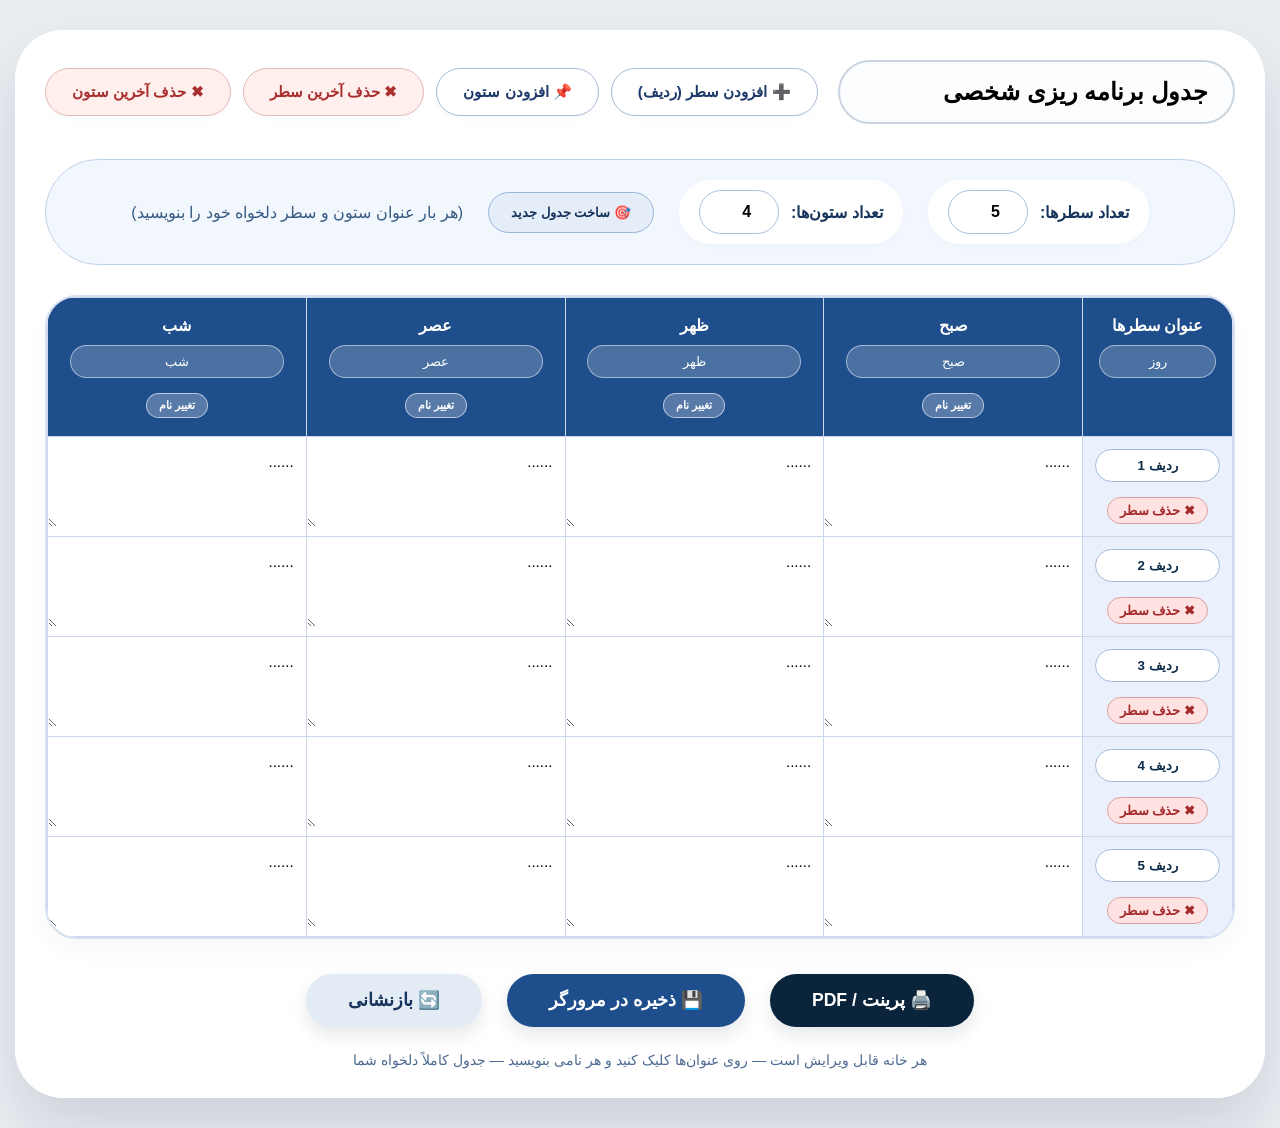
<file: pages/smart-planner.html>
<!DOCTYPE html>
<html lang="fa" dir="rtl">
<head>
    <meta charset="UTF-8">
    <meta name="viewport" content="width=device-width, initial-scale=1.0">
    <title>جدول‌ساز آزاد | برنامه دلخواه | قابل ویرایش کامل</title>
    <style>
        * {
            margin: 0;
            padding: 0;
            box-sizing: border-box;
        }

        body {
            font-family: 'Vazir', 'Tahoma', 'Segoe UI', sans-serif;
            background: #e9eef3;
            padding: 30px 15px;
            display: flex;
            justify-content: center;
            align-items: center;
            min-height: 100vh;
            direction: rtl;
        }

        .builder {
            max-width: 1400px;
            width: 100%;
            background: white;
            border-radius: 48px;
            box-shadow: 0 30px 60px rgba(0, 10, 30, 0.12);
            padding: 30px;
        }

        /* سربرگ اصلی */
        .master-header {
            display: flex;
            flex-wrap: wrap;
            align-items: center;
            justify-content: space-between;
            gap: 20px;
            margin-bottom: 35px;
        }

        .title-section {
            display: flex;
            align-items: center;
            gap: 20px;
            flex-wrap: wrap;
            flex: 2;
        }

        .title-section input {
            border: 2px solid #cbd5e1;
            border-radius: 40px;
            padding: 16px 25px;
            font-size: 1.5rem;
            font-weight: 700;
            background: #fbfdff;
            min-width: 280px;
            flex: 1;
            font-family: inherit;
        }

        .title-section input:focus {
            outline: none;
            border-color: #2563eb;
            background: #ffffff;
            box-shadow: 0 0 0 4px rgba(37,99,235,0.15);
        }

        .global-actions {
            display: flex;
            gap: 12px;
            flex-wrap: wrap;
        }

        .global-btn {
            background: white;
            border: 1px solid #a5bbd9;
            padding: 14px 26px;
            border-radius: 40px;
            font-weight: 600;
            color: #1e3a6b;
            cursor: pointer;
            transition: 0.15s;
            font-size: 0.95rem;
            display: inline-flex;
            align-items: center;
            gap: 8px;
            box-shadow: 0 4px 8px rgba(0,0,0,0.02);
        }

        .global-btn:hover {
            background: #dfeafd;
            border-color: #3c6eb0;
            transform: scale(1.02);
        }

        .global-btn.danger {
            background: #fff0ee;
            border-color: #e2b9b9;
            color: #aa3030;
        }

        /* کنترل‌های اصلی جدول */
        .dimension-controls {
            background: #f2f7fe;
            border-radius: 60px;
            padding: 20px 28px;
            margin: 30px 0 25px;
            display: flex;
            flex-wrap: wrap;
            align-items: center;
            justify-content: center;
            gap: 25px;
            border: 1px solid #bdd2ec;
        }

        .dimension-item {
            display: flex;
            align-items: center;
            gap: 12px;
            background: white;
            padding: 10px 20px;
            border-radius: 40px;
            box-shadow: 0 2px 6px rgba(0,0,0,0.02);
        }

        .dimension-item label {
            font-weight: 700;
            color: #16345c;
        }

        .dimension-item input {
            width: 80px;
            padding: 12px 16px;
            border: 1px solid #acc2e0;
            border-radius: 30px;
            text-align: center;
            font-weight: 600;
            font-size: 1rem;
        }

        .dimension-item button {
            background: #1f4e8c;
            border: none;
            color: white;
            padding: 12px 28px;
            border-radius: 40px;
            font-weight: 600;
            cursor: pointer;
            transition: 0.15s;
            border: 1px solid #1f4e8c;
        }

        .dimension-item button:hover {
            background: #0f3a66;
        }

        .inline-btn {
            background: #e5edf9;
            border: 1px solid #99b5db;
            padding: 12px 22px;
            border-radius: 40px;
            font-weight: 600;
            cursor: pointer;
            color: #16345c;
            transition: 0.1s;
        }

        .inline-btn:hover {
            background: #cddff5;
        }

        /* قالب جدول */
        .table-bay {
            overflow-x: auto;
            border-radius: 32px;
            border: 2px solid #d5e0f0;
            background: white;
            margin: 30px 0 30px;
            box-shadow: 0 12px 25px rgba(0,0,0,0.03);
        }

        table {
            width: 100%;
            border-collapse: collapse;
            min-width: 600px;
            table-layout: fixed;
        }

        th, td {
            border: 1px solid #c9d6ec;
            padding: 0;
            vertical-align: top;
        }

        th {
            background: #1f4e8c;
            color: white;
            font-weight: 600;
            padding: 18px 10px;
            text-align: center;
            position: relative;
        }

        .th-content {
            display: flex;
            flex-direction: column;
            gap: 10px;
            align-items: center;
        }

        .th-content input {
            width: 90%;
            background: rgba(255,255,255,0.2);
            border: 1px solid rgba(255,255,255,0.5);
            border-radius: 30px;
            padding: 8px 12px;
            color: white;
            font-weight: 500;
            text-align: center;
            font-family: inherit;
        }

        .th-content input::placeholder {
            color: rgba(255,255,255,0.7);
        }

        .th-actions {
            display: flex;
            gap: 8px;
            justify-content: center;
            margin-top: 5px;
        }

        .th-actions button {
            background: rgba(255,255,255,0.25);
            border: 1px solid rgba(255,255,255,0.6);
            color: white;
            border-radius: 30px;
            padding: 5px 12px;
            font-size: 0.7rem;
            cursor: pointer;
            font-weight: 700;
            transition: 0.1s;
        }

        .th-actions button:hover {
            background: white;
            color: #1f4e8c;
        }

        td:first-child, th:first-child {
            width: 150px;
        }

        .row-header-cell {
            background: #eaf1fd;
            font-weight: 700;
            color: #113355;
            text-align: center;
            vertical-align: middle;
            position: relative;
        }

        .row-header-content {
            display: flex;
            flex-direction: column;
            gap: 10px;
            align-items: center;
            padding: 12px 5px;
        }

        .row-header-content input {
            width: 90%;
            border: 1px solid #a2bbda;
            border-radius: 30px;
            padding: 8px 12px;
            background: white;
            text-align: center;
            font-weight: 600;
            color: #0b2b48;
            font-family: inherit;
        }

        .row-remove-btn {
            background: #ffe2e2;
            border: 1px solid #dc9f9f;
            border-radius: 30px;
            padding: 5px 12px;
            color: #a52a2a;
            font-weight: 700;
            font-size: 0.8rem;
            cursor: pointer;
            margin-top: 5px;
            width: fit-content;
        }

        .editable-cell {
            width: 100%;
            min-height: 90px;
            padding: 14px 12px;
            border: none;
            resize: vertical;
            font-family: inherit;
            font-size: 0.95rem;
            line-height: 1.5;
            background: white;
            transition: 0.1s;
            overflow-y: auto;
            cursor: text;
        }

        .editable-cell:focus {
            outline: 2px solid #1f4e8c;
            background: #fffef4;
            border-radius: 16px;
        }

        /* فوتر و پرینت */
        .master-actions {
            display: flex;
            flex-wrap: wrap;
            justify-content: center;
            gap: 25px;
            margin-top: 35px;
        }

        .big-action {
            padding: 16px 42px;
            border: none;
            border-radius: 60px;
            font-size: 1.1rem;
            font-weight: 700;
            cursor: pointer;
            transition: 0.2s;
            background: white;
            box-shadow: 0 8px 18px rgba(0,20,40,0.1);
            display: inline-flex;
            align-items: center;
            gap: 12px;
        }

        .big-action.print {
            background: #0a253b;
            color: white;
        }

        .big-action.save {
            background: #1f4e8c;
            color: white;
        }

        .big-action.reset {
            background: #e3ebf5;
            color: #16345c;
        }

        .big-action:hover {
            transform: translateY(-4px);
            filter: brightness(1.05);
        }

        footer {
            text-align: center;
            margin-top: 25px;
            color: #4d6a92;
            font-size: 0.9rem;
        }

        @media print {
            body {
                background: white;
                padding: 0.2in;
            }
            .builder {
                box-shadow: none;
                padding: 0;
            }
            .dimension-controls, .master-actions, .global-actions, .th-actions, .row-remove-btn, footer {
                display: none !important;
            }
            th {
                background: #1f4e8c !important;
                print-color-adjust: exact;
            }
            .row-header-cell {
                background: #eaf1fd !important;
                print-color-adjust: exact;
            }
            input {
                border: none !important;
                background: transparent !important;
                color: black !important;
                font-weight: 600;
            }
            .editable-cell {
                border: none;
                background: white;
                padding: 6px;
            }
        }
    </style>
</head>
<body>
<div class="builder">
    <!-- بخش عنوان اصلی دلخواه -->
    <div class="master-header">
        <div class="title-section">
            <input type="text" id="mainTitleInput" value="جدول برنامه ریزی شخصی" placeholder="عنوان اصلی جدول ...">
        </div>
        <div class="global-actions">
            <button class="global-btn" onclick="addCustomRow()">➕ افزودن سطر (ردیف)</button>
            <button class="global-btn" onclick="addCustomColumn()">📌 افزودن ستون</button>
            <button class="global-btn danger" onclick="removeLastRow()">✖ حذف آخرین سطر</button>
            <button class="global-btn danger" onclick="removeLastColumn()">✖ حذف آخرین ستون</button>
        </div>
    </div>

    <!-- کنترل سریع ابعاد: ساخت جدول با تعداد دلخواه سطر و ستون -->
    <div class="dimension-controls">
        <div class="dimension-item">
            <label>تعداد سطرها:</label>
            <input type="number" id="rowCount" min="1" max="30" value="5">
        </div>
        <div class="dimension-item">
            <label>تعداد ستون‌ها:</label>
            <input type="number" id="colCount" min="1" max="20" value="4">
        </div>
        <button class="inline-btn" onclick="buildTableFromInput()">🎯 ساخت جدول جدید</button>
        <span style="color:#365a82;">(هر بار عنوان ستون و سطر دلخواه خود را بنویسید)</span>
    </div>

    <!-- محفظه جدول -->
    <div class="table-bay" id="tableBay">
        <table id="dynamicTable">
            <thead id="tableHead">
                <tr>
                    <th><div class="th-content">عنوان سطرها <br> <input type="text" placeholder="مثلاً روز" value="روز"></div></th>
                    <th><div class="th-content">ستون ۱ <br> <input type="text" placeholder="عنوان" value="صبح"><div class="th-actions"><button onclick="renameColumn(this)">تغییر نام</button></div></div></th>
                    <th><div class="th-content">ستون ۲ <br> <input type="text" placeholder="عنوان" value="ظهر"><div class="th-actions"><button onclick="renameColumn(this)">تغییر نام</button></div></div></th>
                    <th><div class="th-content">ستون ۳ <br> <input type="text" placeholder="عنوان" value="عصر"><div class="th-actions"><button onclick="renameColumn(this)">تغییر نام</button></div></div></th>
                    <th><div class="th-content">ستون ۴ <br> <input type="text" placeholder="عنوان" value="شب"><div class="th-actions"><button onclick="renameColumn(this)">تغییر نام</button></div></div></th>
                </tr>
            </thead>
            <tbody id="tableBody">
                <!-- سطرها با JS پر می‌شوند -->
            </tbody>
        </table>
    </div>

    <!-- دکمه‌های نهایی -->
    <div class="master-actions">
        <button class="big-action print" onclick="window.print()">🖨️ پرینت / PDF</button>
        <button class="big-action save" onclick="saveFullTable()">💾 ذخیره در مرورگر</button>
        <button class="big-action reset" onclick="resetToInitial()">🔄 بازنشانی</button>
    </div>

    <footer>هر خانه قابل ویرایش است — روی عنوان‌ها کلیک کنید و هر نامی بنویسید — جدول کاملاً دلخواه شما</footer>
</div>

<script>
    (function() {
        const tableHead = document.getElementById('tableHead');
        const tableBody = document.getElementById('tableBody');
        const mainTitleInput = document.getElementById('mainTitleInput');

        // ------ توابع کمکی برای ساخت جدول پویا ------
        function rebuildTable(rows, cols, initialRowHeaders, initialColHeaders) {
            // rows: تعداد سطرها (بدون احتساب هدر)
            // cols: تعداد ستون‌ها (بدون احتساب ستون اول که عنوان سطرهاست)
            let theadRow = tableHead.querySelector('tr');
            if (!theadRow) {
                theadRow = document.createElement('tr');
                tableHead.innerHTML = '';
                tableHead.appendChild(theadRow);
            } else {
                theadRow.innerHTML = '';
            }

            // ایجاد سلول اول هدر (عنوان سطرها)
            let firstTh = document.createElement('th');
            firstTh.innerHTML = `<div class="th-content">عنوان سطرها <br> <input type="text" placeholder="عنوان سطر" value="${initialRowHeaders[0] || 'روز'}"></div>`;
            theadRow.appendChild(firstTh);

            // ایجاد ستون‌های هدر
            for (let c = 0; c < cols; c++) {
                let th = document.createElement('th');
                let colTitle = (initialColHeaders && initialColHeaders[c]) ? initialColHeaders[c] : `ستون ${c+1}`;
                th.innerHTML = `<div class="th-content">${colTitle} <br> <input type="text" placeholder="عنوان" value="${colTitle}"><div class="th-actions"><button onclick="renameColumn(this)">تغییر نام</button></div></div>`;
                theadRow.appendChild(th);
            }

            // ساخت بدنه
            tableBody.innerHTML = '';
            for (let r = 0; r < rows; r++) {
                let tr = document.createElement('tr');

                // سلول اول (عنوان سطر) - قابل ویرایش
                let tdHeader = document.createElement('td');
                tdHeader.className = 'row-header-cell';
                tdHeader.innerHTML = `<div class="row-header-content">
                    <input type="text" placeholder="عنوان سطر" value="ردیف ${r+1}">
                    <button class="row-remove-btn" onclick="removeThisRow(this)">✖ حذف سطر</button>
                </div>`;
                tr.appendChild(tdHeader);

                // سلول‌های داده
                for (let c = 0; c < cols; c++) {
                    let td = document.createElement('td');
                    let div = document.createElement('div');
                    div.className = 'editable-cell';
                    div.setAttribute('contenteditable', 'true');
                    div.innerText = '......';
                    td.appendChild(div);
                    tr.appendChild(td);
                }
                tableBody.appendChild(tr);
            }
        }

        // ساخت اولیه (۵×۴ با عناوین پیشنهادی)
        rebuildTable(5, 4, ['روز'], ['صبح', 'ظهر', 'عصر', 'شب']);

        // ------ تابع ساخت از روی ورودی تعداد -----
        window.buildTableFromInput = function() {
            let rows = parseInt(document.getElementById('rowCount').value) || 3;
            let cols = parseInt(document.getElementById('colCount').value) || 3;
            if (rows < 1) rows = 1;
            if (cols < 1) cols = 1;
            // عناوین پیش‌فرض ستون: ستون ۱,۲,...
            let colTitles = [];
            for (let i=1; i<=cols; i++) colTitles.push(`ستون ${i}`);
            rebuildTable(rows, cols, ['عنوان سطر'], colTitles);
        };

        // ------ اضافه کردن سطر جدید با عنوان دلخواه -----
        window.addCustomRow = function() {
            let newRowTitle = prompt('عنوان سطر جدید را وارد کنید:', 'ردیف جدید');
            if (newRowTitle === null) return;
            let cols = document.querySelectorAll('#tableHead th').length - 1; // تعداد ستون‌های غیر از اول
            let tr = document.createElement('tr');

            let tdHeader = document.createElement('td');
            tdHeader.className = 'row-header-cell';
            tdHeader.innerHTML = `<div class="row-header-content">
                <input type="text" placeholder="عنوان سطر" value="${newRowTitle}">
                <button class="row-remove-btn" onclick="removeThisRow(this)">✖ حذف سطر</button>
            </div>`;
            tr.appendChild(tdHeader);

            for (let c = 0; c < cols; c++) {
                let td = document.createElement('td');
                let div = document.createElement('div');
                div.className = 'editable-cell';
                div.setAttribute('contenteditable', 'true');
                div.innerText = '......';
                td.appendChild(div);
                tr.appendChild(td);
            }
            tableBody.appendChild(tr);
        };

        // حذف آخرین سطر
        window.removeLastRow = function() {
            if (tableBody.children.length > 1) {
                tableBody.removeChild(tableBody.lastElementChild);
            } else {
                alert('حداقل یک سطر باید باقی بماند.');
            }
        };

        // حذف یک سطر خاص (با دکمه داخلش)
        window.removeThisRow = function(btn) {
            let row = btn.closest('tr');
            if (tableBody.children.length <= 1) {
                alert('آخرین سطر را نمی‌توان حذف کرد.');
                return;
            }
            if (row) row.remove();
        };

        // اضافه کردن ستون جدید
        window.addCustomColumn = function() {
            let colTitle = prompt('عنوان ستون جدید را وارد کنید:', 'ستون جدید');
            if (colTitle === null) return;

            // به هدر اضافه کن
            let theadRow = tableHead.querySelector('tr');
            let newTh = document.createElement('th');
            newTh.innerHTML = `<div class="th-content">${colTitle} <br> <input type="text" placeholder="عنوان" value="${colTitle}"><div class="th-actions"><button onclick="renameColumn(this)">تغییر نام</button></div></div>`;
            theadRow.appendChild(newTh);

            // به هر سطر یک سلول اضافه کن
            let rows = tableBody.querySelectorAll('tr');
            rows.forEach(row => {
                let td = document.createElement('td');
                let div = document.createElement('div');
                div.className = 'editable-cell';
                div.setAttribute('contenteditable', 'true');
                div.innerText = '......';
                td.appendChild(div);
                row.appendChild(td);
            });
        };

        // حذف آخرین ستون
        window.removeLastColumn = function() {
            let theadRow = tableHead.querySelector('tr');
            if (theadRow.children.length <= 2) { // اولی عنوان سطرها + حداقل یک ستون
                alert('حداقل یک ستون باید باقی بماند.');
                return;
            }
            // حذف از هدر
            theadRow.removeChild(theadRow.lastElementChild);

            // حذف از هر سطر
            let rows = tableBody.querySelectorAll('tr');
            rows.forEach(row => {
                if (row.children.length > 1) {
                    row.removeChild(row.lastElementChild);
                }
            });
        };

        // تغییر نام ستون (با کلیک روی دکمه)
        window.renameColumn = function(btn) {
            let th = btn.closest('th');
            if (!th) return;
            let inputField = th.querySelector('.th-content input');
            if (inputField) {
                let newVal = prompt('عنوان جدید ستون را وارد کنید:', inputField.value);
                if (newVal !== null) inputField.value = newVal;
            }
        };

        // ذخیره کامل در localStorage
        window.saveFullTable = function() {
            // عنوان اصلی
            localStorage.setItem('mainTitle', mainTitleInput.value);

            // ذخیره تعداد سطر و ستون (برای بازسازی)
            let headers = document.querySelectorAll('#tableHead th');
            let colCount = headers.length - 1; // ستون‌های داده
            let rowCount = tableBody.children.length;

            // ذخیره عناوین ستون‌ها (شامل اولین ستون عنوان سطر)
            let colTitles = [];
            headers.forEach(th => {
                let inp = th.querySelector('.th-content input');
                colTitles.push(inp ? inp.value : '');
            });

            // ذخیره عناوین سطرها و محتوای سلول‌ها
            let rowTitles = [];
            let rowsData = [];
            let rows = tableBody.querySelectorAll('tr');
            rows.forEach(row => {
                // عنوان سطر (اولین td)
                let firstCell = row.querySelector('td:first-child .row-header-content input');
                rowTitles.push(firstCell ? firstCell.value : '');

                // داده‌های سلول‌ها
                let cells = row.querySelectorAll('.editable-cell');
                let rowContent = [];
                cells.forEach(cell => rowContent.push(cell.innerText));
                rowsData.push(rowContent);
            });

            localStorage.setItem('colTitles', JSON.stringify(colTitles));
            localStorage.setItem('rowTitles', JSON.stringify(rowTitles));
            localStorage.setItem('rowsData', JSON.stringify(rowsData));
            localStorage.setItem('savedRowCount', rowCount);
            localStorage.setItem('savedColCount', colCount);

            alert('جدول با تمام عناوین و محتوا ذخیره شد.');
        };

        // بازگردانی از storage
        function loadFromStorage() {
            if (!localStorage.getItem('mainTitle')) return;
            mainTitleInput.value = localStorage.getItem('mainTitle');

            let colTitles = JSON.parse(localStorage.getItem('colTitles') || '[]');
            let rowTitles = JSON.parse(localStorage.getItem('rowTitles') || '[]');
            let rowsData = JSON.parse(localStorage.getItem('rowsData') || '[]');

            if (colTitles.length === 0 || rowTitles.length === 0) return;

            // بازسازی هدر
            let theadRow = tableHead.querySelector('tr');
            theadRow.innerHTML = '';
            colTitles.forEach((title, idx) => {
                let th = document.createElement('th');
                if (idx === 0) {
                    // ستون اول (عنوان سطرها)
                    th.innerHTML = `<div class="th-content">عنوان سطرها <br> <input type="text" placeholder="عنوان سطر" value="${title}"></div>`;
                } else {
                    th.innerHTML = `<div class="th-content">${title} <br> <input type="text" placeholder="عنوان" value="${title}"><div class="th-actions"><button onclick="renameColumn(this)">تغییر نام</button></div></div>`;
                }
                theadRow.appendChild(th);
            });

            // بازسازی بدنه
            tableBody.innerHTML = '';
            for (let r = 0; r < rowTitles.length; r++) {
                let tr = document.createElement('tr');
                let tdHeader = document.createElement('td');
                tdHeader.className = 'row-header-cell';
                tdHeader.innerHTML = `<div class="row-header-content">
                    <input type="text" placeholder="عنوان سطر" value="${rowTitles[r] || ''}">
                    <button class="row-remove-btn" onclick="removeThisRow(this)">✖ حذف سطر</button>
                </div>`;
                tr.appendChild(tdHeader);

                let rowContent = rowsData[r] || [];
                for (let c = 0; c < rowContent.length; c++) {
                    let td = document.createElement('td');
                    let div = document.createElement('div');
                    div.className = 'editable-cell';
                    div.setAttribute('contenteditable', 'true');
                    div.innerText = rowContent[c] || '......';
                    td.appendChild(div);
                    tr.appendChild(td);
                }
                tableBody.appendChild(tr);
            }
        }

        // بازنشانی به یک نمونه اولیه
        window.resetToInitial = function() {
            if (confirm('همه تغییرات پاک می‌شود. ادامه می‌دهید؟')) {
                localStorage.clear();
                mainTitleInput.value = 'جدول برنامه ریزی شخصی';
                rebuildTable(5, 4, ['روز'], ['صبح', 'ظهر', 'عصر', 'شب']);
            }
        };

        // بارگیری خودکار
        window.addEventListener('load', function() {
            if (localStorage.length > 0) {
                loadFromStorage();
            }
        });

    })();
</script>
</body>
</html>
</file>
